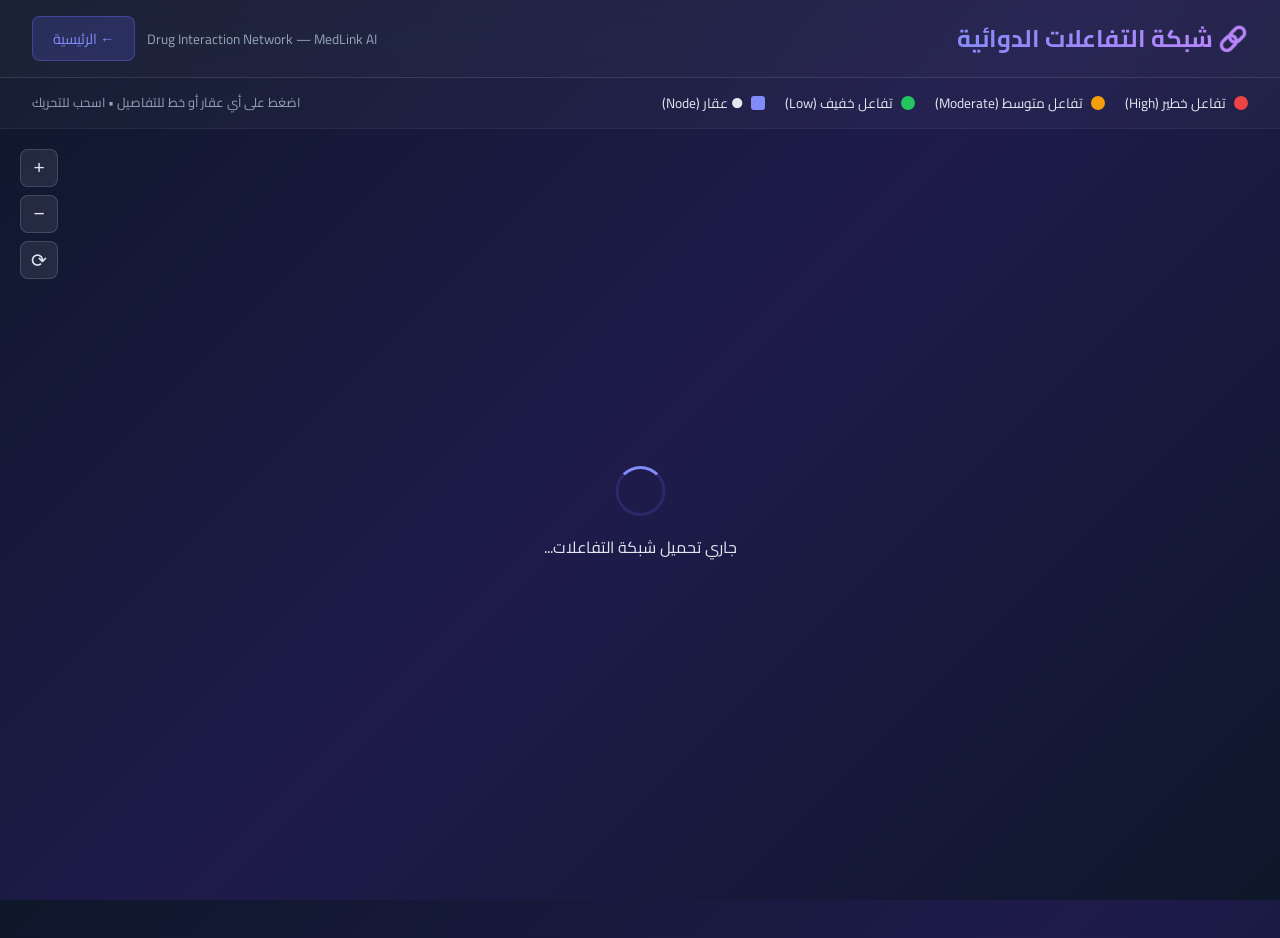
<file: templates/drug_graph.html>
<!DOCTYPE html>
<html lang="ar" dir="rtl">
<head>
    <meta charset="UTF-8">
    <meta name="viewport" content="width=device-width, initial-scale=1.0">
    <title>شبكة التفاعلات الدوائية — MedLink AI</title>
    <link rel="preconnect" href="https://fonts.googleapis.com">
    <link href="https://fonts.googleapis.com/css2?family=Cairo:wght@300;400;600;700&family=Inter:wght@300;400;600&display=swap" rel="stylesheet">
    <script src="https://d3js.org/d3.v7.min.js"></script>
    <style>
        * { margin: 0; padding: 0; box-sizing: border-box; }
        body {
            background: linear-gradient(135deg, #0f172a 0%, #1e1b4b 50%, #0f172a 100%);
            color: #e2e8f0;
            font-family: 'Cairo', 'Inter', sans-serif;
            min-height: 100vh;
            overflow-x: hidden;
        }
        .header {
            background: rgba(255,255,255,0.05);
            backdrop-filter: blur(20px);
            border-bottom: 1px solid rgba(255,255,255,0.1);
            padding: 16px 32px;
            display: flex;
            align-items: center;
            justify-content: space-between;
        }
        .header h1 {
            font-size: 1.5rem;
            font-weight: 700;
            background: linear-gradient(135deg, #818cf8, #c084fc);
            -webkit-background-clip: text;
            -webkit-text-fill-color: transparent;
        }
        .back-btn {
            background: rgba(99,102,241,0.2);
            border: 1px solid rgba(99,102,241,0.4);
            color: #818cf8;
            padding: 8px 20px;
            border-radius: 8px;
            cursor: pointer;
            text-decoration: none;
            font-family: 'Cairo', sans-serif;
            font-size: 0.9rem;
            transition: all 0.3s;
        }
        .back-btn:hover { background: rgba(99,102,241,0.4); }

        .legend {
            display: flex;
            gap: 20px;
            padding: 12px 32px;
            background: rgba(255,255,255,0.03);
            border-bottom: 1px solid rgba(255,255,255,0.05);
            flex-wrap: wrap;
        }
        .legend-item { display: flex; align-items: center; gap: 8px; font-size: 0.85rem; }
        .legend-dot { width: 14px; height: 14px; border-radius: 50%; }

        .graph-container {
            width: 100%;
            height: calc(100vh - 130px);
            position: relative;
        }
        svg { width: 100%; height: 100%; }

        .tooltip {
            position: absolute;
            background: rgba(15,23,42,0.95);
            border: 1px solid rgba(99,102,241,0.5);
            border-radius: 12px;
            padding: 14px;
            font-size: 0.85rem;
            max-width: 280px;
            pointer-events: none;
            opacity: 0;
            transition: opacity 0.2s;
            z-index: 1000;
            line-height: 1.6;
        }
        .tooltip.visible { opacity: 1; }
        .tooltip h4 { color: #818cf8; margin-bottom: 6px; font-size: 1rem; }
        .tooltip .severity-badge {
            display: inline-block;
            padding: 2px 10px;
            border-radius: 20px;
            font-size: 0.75rem;
            font-weight: 600;
            margin-top: 6px;
        }

        .controls {
            position: absolute;
            top: 20px;
            left: 20px;
            display: flex;
            flex-direction: column;
            gap: 8px;
        }
        .ctrl-btn {
            background: rgba(255,255,255,0.08);
            border: 1px solid rgba(255,255,255,0.15);
            color: #e2e8f0;
            width: 38px;
            height: 38px;
            border-radius: 8px;
            cursor: pointer;
            font-size: 1.2rem;
            display: flex;
            align-items: center;
            justify-content: center;
            transition: all 0.2s;
        }
        .ctrl-btn:hover { background: rgba(99,102,241,0.3); }

        .stats {
            position: absolute;
            bottom: 20px;
            left: 20px;
            background: rgba(15,23,42,0.8);
            border: 1px solid rgba(255,255,255,0.1);
            border-radius: 12px;
            padding: 12px 16px;
            font-size: 0.8rem;
            color: #94a3b8;
        }
        .stats span { color: #818cf8; font-weight: 600; }

        .loading {
            position: absolute;
            top: 50%;
            left: 50%;
            transform: translate(-50%, -50%);
            text-align: center;
        }
        .spinner {
            width: 50px; height: 50px;
            border: 3px solid rgba(99,102,241,0.2);
            border-top-color: #818cf8;
            border-radius: 50%;
            animation: spin 0.8s linear infinite;
            margin: 0 auto 16px;
        }
        @keyframes spin { to { transform: rotate(360deg); } }
    </style>
</head>
<body>

<div class="header">
    <h1>🔗 شبكة التفاعلات الدوائية</h1>
    <div style="display:flex;gap:12px;align-items:center;">
        <span style="font-size:0.85rem;color:#94a3b8;">Drug Interaction Network — MedLink AI</span>
        <a href="/" class="back-btn">← الرئيسية</a>
    </div>
</div>

<div class="legend">
    <div class="legend-item">
        <div class="legend-dot" style="background:#ef4444;"></div>
        <span>تفاعل خطير (High)</span>
    </div>
    <div class="legend-item">
        <div class="legend-dot" style="background:#f59e0b;"></div>
        <span>تفاعل متوسط (Moderate)</span>
    </div>
    <div class="legend-item">
        <div class="legend-dot" style="background:#22c55e;"></div>
        <span>تفاعل خفيف (Low)</span>
    </div>
    <div class="legend-item">
        <div class="legend-dot" style="background:#818cf8;border-radius:3px;"></div>
        <span>● عقار (Node)</span>
    </div>
    <span style="color:#94a3b8;font-size:0.8rem;margin-right:auto;">اضغط على أي عقار أو خط للتفاصيل • اسحب للتحريك</span>
</div>

<div class="graph-container" id="graphContainer">
    <div class="loading" id="loading">
        <div class="spinner"></div>
        <p>جاري تحميل شبكة التفاعلات...</p>
    </div>
    <svg id="graphSvg"></svg>
    <div class="tooltip" id="tooltip"></div>
    <div class="controls">
        <button class="ctrl-btn" onclick="zoomIn()" title="تكبير">+</button>
        <button class="ctrl-btn" onclick="zoomOut()" title="تصغير">−</button>
        <button class="ctrl-btn" onclick="resetZoom()" title="إعادة ضبط">⟳</button>
    </div>
    <div class="stats" id="stats" style="display:none;">
        <div>العقد: <span id="nodeCount">0</span></div>
        <div>الروابط: <span id="linkCount">0</span></div>
    </div>
</div>

<script>
const svg = d3.select('#graphSvg');
const container = document.getElementById('graphContainer');
const tooltip = document.getElementById('tooltip');
let simulation, zoomBehavior, g;

async function loadGraph() {
    try {
        const res = await fetch('/api/drug-graph-data');
        const data = await res.json();

        document.getElementById('loading').style.display = 'none';
        document.getElementById('stats').style.display = 'block';
        document.getElementById('nodeCount').textContent = data.nodes.length;
        document.getElementById('linkCount').textContent = data.links.length;

        if (!data.nodes.length) {
            document.getElementById('graphContainer').innerHTML += 
                '<p style="text-align:center;color:#94a3b8;margin-top:100px;">لا توجد بيانات تفاعلات متاحة</p>';
            return;
        }

        drawGraph(data);
    } catch (e) {
        document.getElementById('loading').innerHTML = 
            '<p style="color:#ef4444;">خطأ في تحميل البيانات. تأكد من تشغيل الخادم.</p>';
    }
}

function drawGraph(data) {
    const w = container.clientWidth;
    const h = container.clientHeight;

    zoomBehavior = d3.zoom()
        .scaleExtent([0.2, 3])
        .on('zoom', (e) => g.attr('transform', e.transform));

    svg.call(zoomBehavior);
    g = svg.append('g');

    // Arrow markers
    svg.append('defs').selectAll('marker')
        .data(['high', 'moderate', 'low'])
        .enter().append('marker')
        .attr('id', d => `arrow-${d}`)
        .attr('viewBox', '0 -5 10 10')
        .attr('refX', 22).attr('refY', 0)
        .attr('markerWidth', 6).attr('markerHeight', 6)
        .attr('orient', 'auto')
        .append('path')
        .attr('d', 'M0,-5L10,0L0,5')
        .attr('fill', d => d === 'high' ? '#ef4444' : d === 'moderate' ? '#f59e0b' : '#22c55e');

    simulation = d3.forceSimulation(data.nodes)
        .force('link', d3.forceLink(data.links).id(d => d.id).distance(120))
        .force('charge', d3.forceManyBody().strength(-300))
        .force('center', d3.forceCenter(w / 2, h / 2))
        .force('collision', d3.forceCollide(35));

    // Links
    const link = g.append('g').selectAll('line')
        .data(data.links).enter().append('line')
        .attr('stroke', d => d.color || '#6366f1')
        .attr('stroke-width', d => d.severity === 'high' ? 3 : d.severity === 'moderate' ? 2 : 1.5)
        .attr('stroke-opacity', 0.7)
        .attr('marker-end', d => `url(#arrow-${d.severity})`)
        .style('cursor', 'pointer')
        .on('mouseover', function(event, d) {
            showTooltip(event, `
                <h4>⚡ تفاعل دوائي</h4>
                <div><b>${d.source.label || d.source.id}</b> + <b>${d.target.label || d.target.id}</b></div>
                <span class="severity-badge" style="background:${d.color}22;color:${d.color};border:1px solid ${d.color}44;">
                    ${d.severity === 'high' ? '🔴 خطير' : d.severity === 'moderate' ? '🟡 متوسط' : '🟢 خفيف'}
                </span>
            `);
        })
        .on('mouseout', hideTooltip);

    // Nodes
    const node = g.append('g').selectAll('g')
        .data(data.nodes).enter().append('g')
        .call(d3.drag()
            .on('start', dragStarted)
            .on('drag', dragged)
            .on('end', dragEnded))
        .style('cursor', 'grab')
        .on('mouseover', function(event, d) {
            showTooltip(event, `
                <h4>💊 ${d.label || d.id}</h4>
                <div style="color:#94a3b8;font-size:0.8rem;">اسحب لإعادة الترتيب</div>
            `);
        })
        .on('mouseout', hideTooltip);

    node.append('circle')
        .attr('r', 18)
        .attr('fill', d => d.group === 1 ? 'rgba(99,102,241,0.3)' : 'rgba(192,132,252,0.3)')
        .attr('stroke', d => d.group === 1 ? '#6366f1' : '#c084fc')
        .attr('stroke-width', 2);

    node.append('text')
        .text(d => (d.label || d.id).substring(0, 8))
        .attr('text-anchor', 'middle')
        .attr('dy', '0.35em')
        .attr('font-size', '9px')
        .attr('fill', '#e2e8f0')
        .attr('font-family', 'Inter, sans-serif');

    simulation.on('tick', () => {
        link
            .attr('x1', d => d.source.x).attr('y1', d => d.source.y)
            .attr('x2', d => d.target.x).attr('y2', d => d.target.y);
        node.attr('transform', d => `translate(${d.x},${d.y})`);
    });
}

function showTooltip(event, html) {
    tooltip.innerHTML = html;
    tooltip.classList.add('visible');
    tooltip.style.left = (event.pageX - container.getBoundingClientRect().left + 15) + 'px';
    tooltip.style.top = (event.pageY - container.getBoundingClientRect().top - 20) + 'px';
}
function hideTooltip() { tooltip.classList.remove('visible'); }

function dragStarted(event, d) {
    if (!event.active) simulation.alphaTarget(0.3).restart();
    d.fx = d.x; d.fy = d.y;
}
function dragged(event, d) { d.fx = event.x; d.fy = event.y; }
function dragEnded(event, d) {
    if (!event.active) simulation.alphaTarget(0);
    d.fx = null; d.fy = null;
}

function zoomIn() { svg.transition().call(zoomBehavior.scaleBy, 1.3); }
function zoomOut() { svg.transition().call(zoomBehavior.scaleBy, 0.77); }
function resetZoom() { svg.transition().call(zoomBehavior.transform, d3.zoomIdentity); }

loadGraph();
</script>
</body>
</html>
</file>
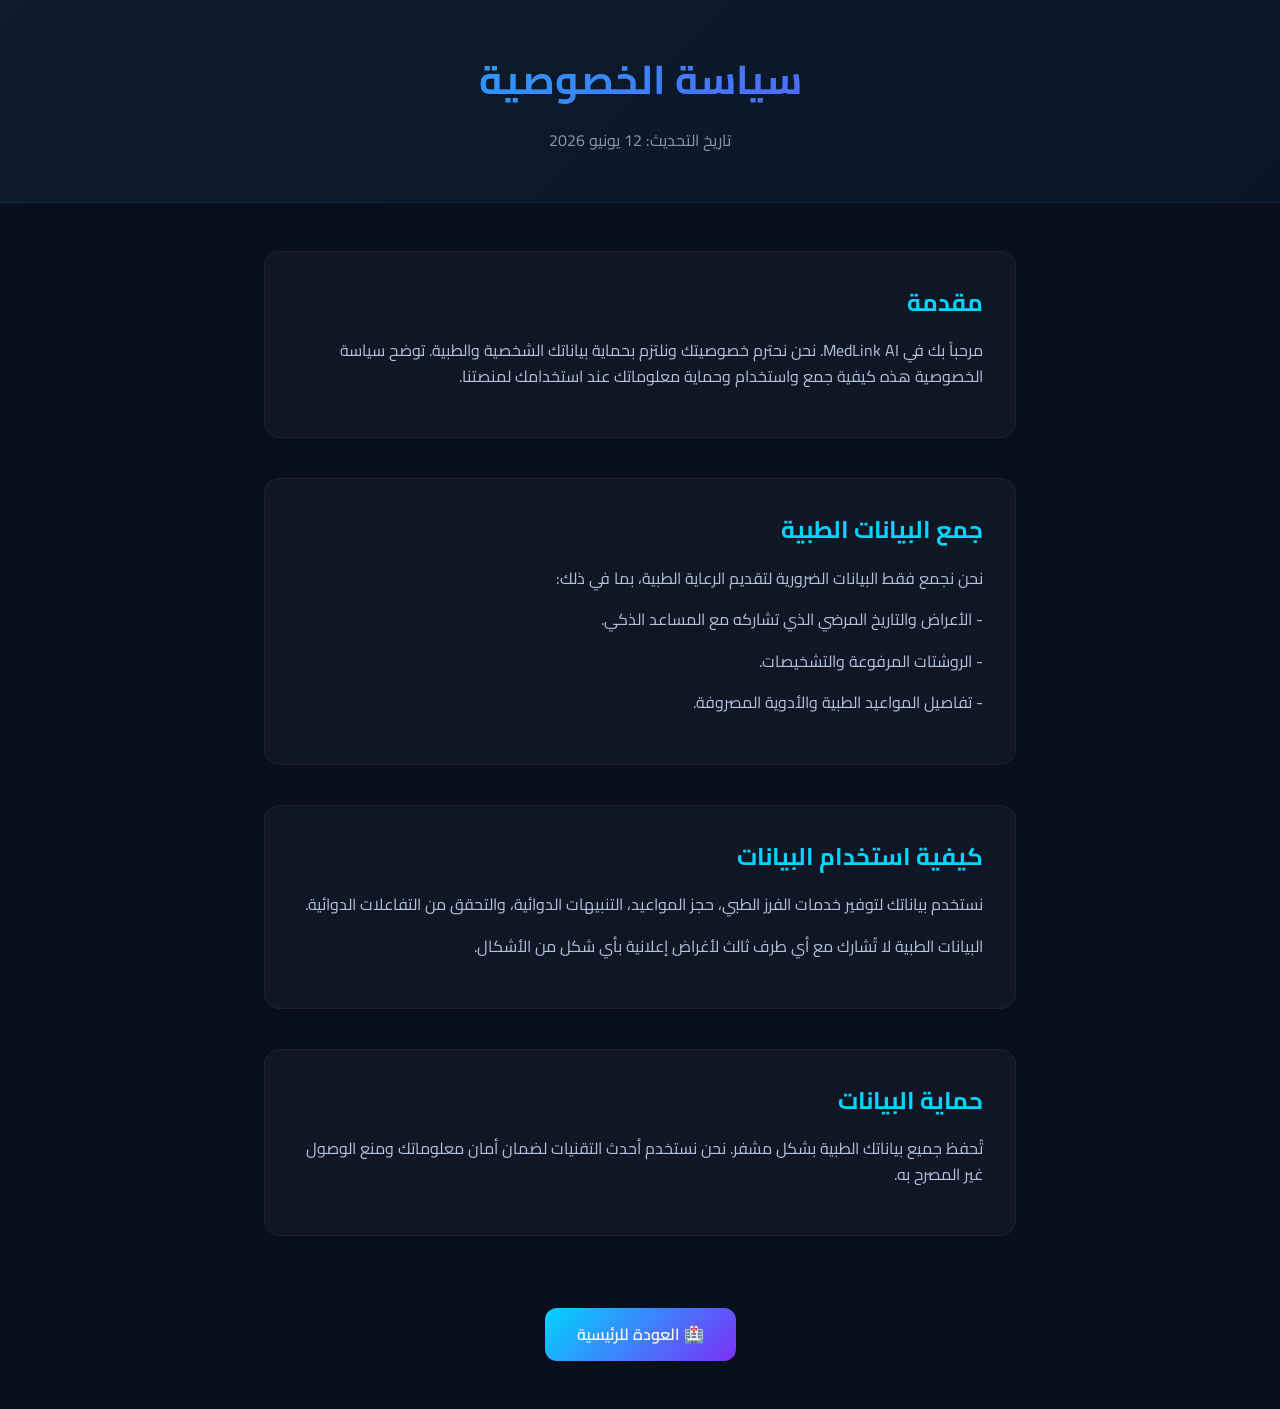
<file: templates/privacy.html>
<!DOCTYPE html>
<html lang="ar" dir="rtl">
<head>
    <meta charset="UTF-8">
    <meta name="viewport" content="width=device-width, initial-scale=1.0">
    <title>سياسة الخصوصية — MedLink AI</title>
    <link rel="preconnect" href="https://fonts.googleapis.com">
    <link href="https://fonts.googleapis.com/css2?family=Cairo:wght@300;400;600;700&display=swap" rel="stylesheet">
    <style>
        * { margin: 0; padding: 0; box-sizing: border-box; }
        body {
            font-family: 'Cairo', sans-serif;
            background: #0a0f1e;
            color: #fff;
            line-height: 1.6;
        }
        .header {
            background: linear-gradient(135deg, #0d1b2a, #0a1628);
            padding: 3rem 1rem;
            text-align: center;
            border-bottom: 1px solid rgba(0, 212, 255, 0.1);
        }
        .title {
            font-size: 2.5rem;
            font-weight: 700;
            background: linear-gradient(135deg, #00d4ff, #7b2ff7);
            -webkit-background-clip: text;
            -webkit-text-fill-color: transparent;
            margin-bottom: 1rem;
        }
        .container {
            max-width: 800px;
            margin: 0 auto;
            padding: 3rem 1.5rem;
        }
        .section {
            margin-bottom: 2.5rem;
            background: rgba(255, 255, 255, 0.03);
            padding: 2rem;
            border-radius: 16px;
            border: 1px solid rgba(255, 255, 255, 0.05);
        }
        .section h2 {
            color: #00d4ff;
            font-size: 1.5rem;
            margin-bottom: 1rem;
        }
        .section p {
            color: #b0c4de;
            margin-bottom: 1rem;
        }
        .btn {
            display: inline-block;
            padding: 0.85rem 2rem;
            background: linear-gradient(135deg, #00d4ff, #7b2ff7);
            color: white;
            text-decoration: none;
            border-radius: 12px;
            font-weight: 600;
            transition: all 0.3s ease;
            border: none;
            cursor: pointer;
            text-align: center;
            margin-top: 2rem;
        }
        .btn:hover {
            transform: translateY(-2px);
            box-shadow: 0 8px 25px rgba(0, 212, 255, 0.3);
        }
    </style>
</head>
<body>
    <div class="header">
        <h1 class="title">سياسة الخصوصية</h1>
        <p style="color: #8899aa;">تاريخ التحديث: 12 يونيو 2026</p>
    </div>

    <div class="container">
        <div class="section">
            <h2>مقدمة</h2>
            <p>مرحباً بك في MedLink AI. نحن نحترم خصوصيتك ونلتزم بحماية بياناتك الشخصية والطبية. توضح سياسة الخصوصية هذه كيفية جمع واستخدام وحماية معلوماتك عند استخدامك لمنصتنا.</p>
        </div>

        <div class="section">
            <h2>جمع البيانات الطبية</h2>
            <p>نحن نجمع فقط البيانات الضرورية لتقديم الرعاية الطبية، بما في ذلك:</p>
            <p>- الأعراض والتاريخ المرضي الذي تشاركه مع المساعد الذكي.</p>
            <p>- الروشتات المرفوعة والتشخيصات.</p>
            <p>- تفاصيل المواعيد الطبية والأدوية المصروفة.</p>
        </div>

        <div class="section">
            <h2>كيفية استخدام البيانات</h2>
            <p>نستخدم بياناتك لتوفير خدمات الفرز الطبي، حجز المواعيد، التنبيهات الدوائية، والتحقق من التفاعلات الدوائية.</p>
            <p>البيانات الطبية لا تُشارك مع أي طرف ثالث لأغراض إعلانية بأي شكل من الأشكال.</p>
        </div>

        <div class="section">
            <h2>حماية البيانات</h2>
            <p>تُحفظ جميع بياناتك الطبية بشكل مشفر. نحن نستخدم أحدث التقنيات لضمان أمان معلوماتك ومنع الوصول غير المصرح به.</p>
        </div>

        <div style="text-align: center;">
            <a href="/" class="btn">🏥 العودة للرئيسية</a>
        </div>
    </div>
</body>
</html>
</file>
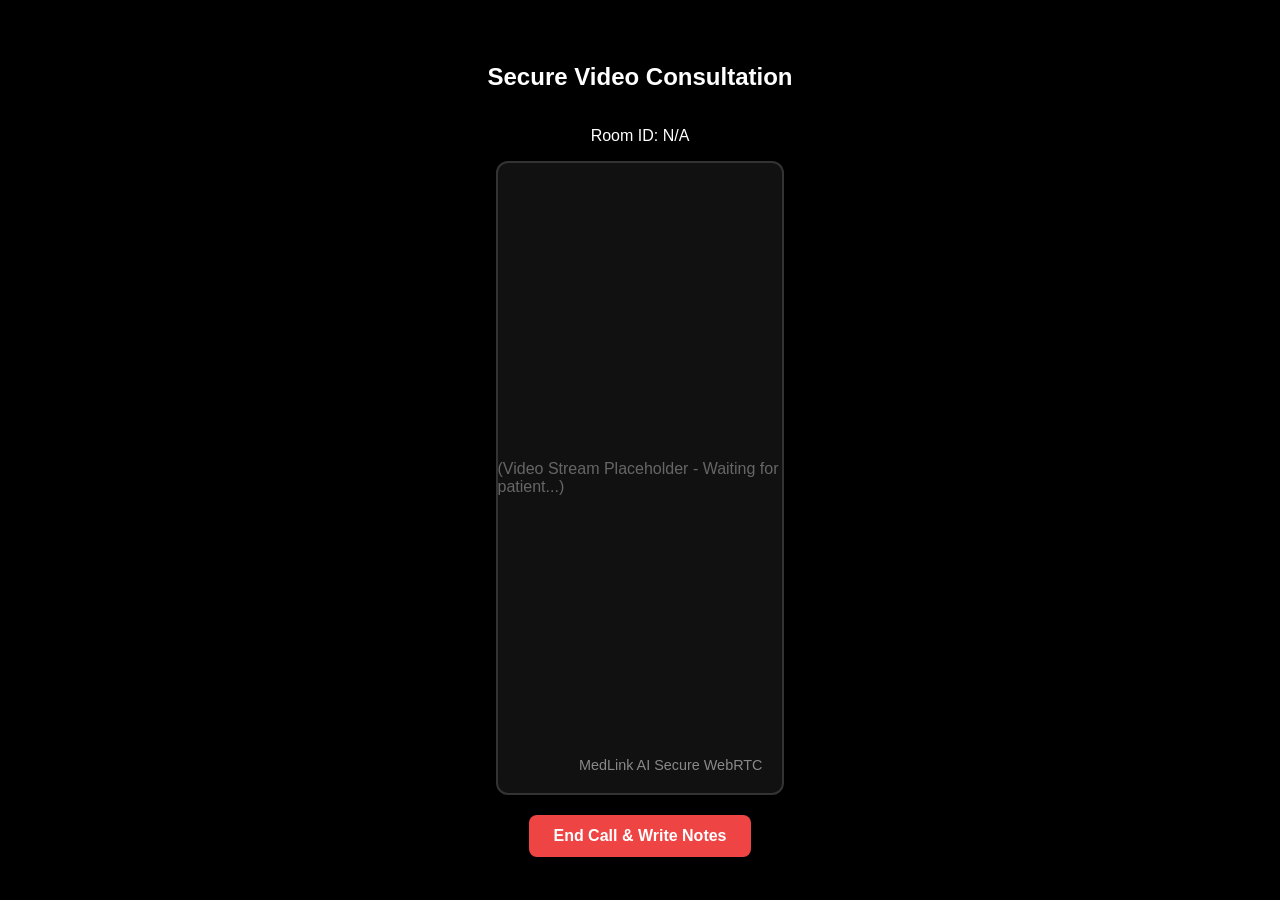
<file: templates/video_demo.html>
<!DOCTYPE html>
<html lang="en">
<head>
    <meta charset="UTF-8">
    <meta name="viewport" content="width=device-width, initial-scale=1.0">
    <title>MedLink AI - Video Call Demo</title>
    <style>
        body, html {
            margin: 0;
            padding: 0;
            height: 100%;
            background: #000;
            color: #fff;
            font-family: 'Inter', sans-serif;
            display: flex;
            flex-direction: column;
            align-items: center;
            justify-content: center;
        }
        .video-container {
            width: 80%;
            height: 70%;
            background: #111;
            border: 2px solid #333;
            border-radius: 12px;
            display: flex;
            align-items: center;
            justify-content: center;
            position: relative;
        }
        .controls {
            margin-top: 20px;
            display: flex;
            gap: 15px;
        }
        button {
            padding: 12px 24px;
            border-radius: 8px;
            border: none;
            font-size: 1rem;
            font-weight: 600;
            cursor: pointer;
        }
        .btn-end {
            background: #ef4444;
            color: white;
        }
        .btn-end:hover {
            background: #dc2626;
        }
        .watermark {
            position: absolute;
            bottom: 20px;
            right: 20px;
            opacity: 0.5;
            font-size: 0.9rem;
        }
    </style>
</head>
<body>
    <h2>Secure Video Consultation</h2>
    <p>Room ID: <span id="roomIdDisplay"></span></p>
    
    <div class="video-container">
        <!-- Placeholder for WebRTC stream -->
        <p style="color: #666;">(Video Stream Placeholder - Waiting for patient...)</p>
        <div class="watermark">MedLink AI Secure WebRTC</div>
    </div>

    <div class="controls">
        <button class="btn-end" onclick="endCall()">End Call & Write Notes</button>
    </div>

    <script>
        const urlParams = new URLSearchParams(window.location.search);
        const roomId = urlParams.get('room');
        document.getElementById('roomIdDisplay').innerText = roomId || 'N/A';

        function endCall() {
            // Update status to completed
            fetch('/api/waiting-room/status', {
                method: 'PATCH',
                headers: { 'Content-Type': 'application/json' },
                body: JSON.stringify({ waiting_room_id: roomId, status: 'completed' })
            }).then(() => {
                alert("Call ended. Proceeding to post-consultation notes.");
                window.close(); // Closes the tab if allowed, otherwise user can navigate away
            });
        }
    </script>
</body>
</html>
</file>
